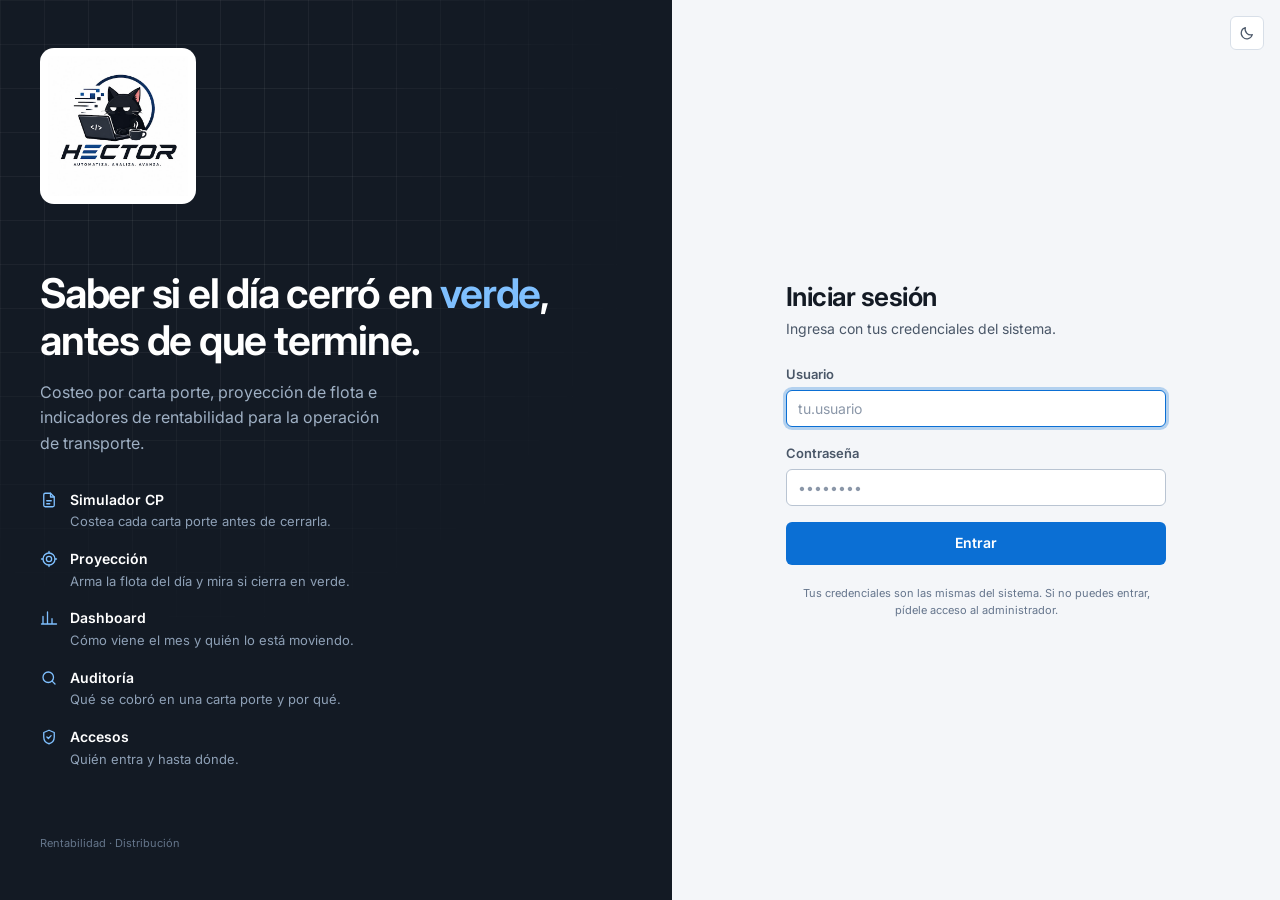
<file: index.html>
<!DOCTYPE html>
<!-- Sistema de Rentabilidad · Distribución
     © 2026 Héctor Torres. Todos los derechos reservados. -->
<html lang="es">
<head>
<meta charset="UTF-8">
<meta name="viewport" content="width=device-width, initial-scale=1">
<meta name="author" content="Héctor Torres">
<meta name="copyright" content="© 2026 Héctor Torres. Todos los derechos reservados.">
<title>Acceso · Rentabilidad</title>
<link rel="preconnect" href="https://fonts.googleapis.com">
<link rel="preconnect" href="https://fonts.gstatic.com" crossorigin>
<link href="https://fonts.googleapis.com/css2?family=Inter:wght@400;500;600;700;800&display=swap" rel="stylesheet">
<link rel="stylesheet" href="assets/app.css">
<style>
  /* Estilos propios de esta pantalla */
  .acceso { min-height: 100vh; display: grid; grid-template-columns: 1.05fr .95fr; }
  @media (max-width: 900px) { .acceso { grid-template-columns: 1fr; } .acceso .lado { display: none; } }

  /* Lado izquierdo: identidad */
  .lado {
    position: relative; overflow: hidden;
    background: var(--n-900); color: #fff;
    padding: var(--s-12) var(--s-10);
    display: flex; flex-direction: column; justify-content: space-between;
  }
  .lado::after {
    content: ''; position: absolute; inset: 0; pointer-events: none;
    background-image:
      linear-gradient(color-mix(in srgb, #fff 6%, transparent) 1px, transparent 1px),
      linear-gradient(90deg, color-mix(in srgb, #fff 6%, transparent) 1px, transparent 1px);
    background-size: 44px 44px;
    mask-image: radial-gradient(ellipse 90% 70% at 30% 20%, #000 20%, transparent 75%);
  }
  .lado > * { position: relative; z-index: 1; }
  .lado .marca { display: flex; align-items: center; gap: 10px; font-weight: 700; font-size: 15px; }
  .lado .marca .brand-mark { width: 30px; height: 30px; }
  .lado h1 { font-size: clamp(1.9rem, 3.2vw, 2.6rem); line-height: 1.15; letter-spacing: -.03em; margin-bottom: var(--s-4); }
  .lado h1 em { font-style: normal; color: #7fc0ff; }
  .lado .bajada { color: #9fb0c4; font-size: var(--t-lg); max-width: 34ch; line-height: 1.6; }

  .puntos { list-style: none; margin: var(--s-8) 0 0; padding: 0; display: grid; gap: var(--s-4); max-width: 40ch; }
  .puntos li { display: flex; gap: var(--s-3); align-items: flex-start; }
  .puntos svg { width: 18px; height: 18px; color: #7fc0ff; flex-shrink: 0; margin-top: 2px; }
  .puntos b { display: block; font-size: var(--t-md); font-weight: 600; }
  .puntos span { font-size: var(--t-sm); color: #8ea0b6; line-height: 1.5; }

  .pie-lado { font-size: var(--t-xs); color: #64758a; }

  /* Lado derecho: formulario */
  .lado-form { display: grid; place-items: center; padding: var(--s-6); background: var(--surface); }
  .caja { width: min(380px, 100%); }
  .caja > header { margin-bottom: var(--s-6); }
  .caja h2 { font-size: var(--t-2xl); letter-spacing: -.02em; }
  .caja header p { color: var(--ink-soft); margin-top: var(--s-1); }

  .marca-movil { display: none; align-items: center; gap: 10px; margin-bottom: var(--s-6); font-weight: 700; }
  @media (max-width: 900px) { .marca-movil { display: flex; } }

  #error[hidden] { display: none; }


  .tema-flotante { position: fixed; top: var(--s-4); right: var(--s-4); z-index: 10; }
</style>
</head>
<body>

<button class="theme-toggle tema-flotante" type="button" id="btnTema" aria-label="Cambiar tema"></button>

<div class="acceso">

  <!-- Identidad -->
  <aside class="lado">
    <div class="logo-placa" style="width:156px;padding:var(--s-2)">
      <img src="assets/logo.png" alt="Hector · Automatiza. Analiza. Avanza.">
    </div>

    <div>
      <h1>Saber si el día cerró en <em>verde</em>, antes de que termine.</h1>
      <p class="bajada">Costeo por carta porte, proyección de flota e indicadores de rentabilidad para la operación de transporte.</p>

      <ul class="puntos" id="puntos"></ul>
    </div>

    <p class="pie-lado" id="pieLado"></p>
  </aside>

  <!-- Formulario -->
  <main class="lado-form">
    <div class="caja">
      <div class="marca-movil">
        <div class="logo-placa" style="width:46px;padding:4px"><img src="assets/logo.png" alt=""></div>
        <span id="marcaMovilTexto"></span>
      </div>

      <header>
        <h2>Iniciar sesión</h2>
        <p>Ingresa con tus credenciales del sistema.</p>
      </header>

      <div class="note danger mb-4" id="error" hidden role="alert"></div>

      <form id="formulario" novalidate>
        <div class="field">
          <label for="usuario">Usuario</label>
          <input type="text" id="usuario" name="usuario" autocomplete="username"
                 autocapitalize="none" spellcheck="false" required placeholder="tu.usuario">
        </div>

        <div class="field">
          <label for="clave">Contraseña</label>
          <input type="password" id="clave" name="clave" autocomplete="current-password" required placeholder="••••••••">
        </div>

        <button type="submit" class="btn btn-primary btn-lg btn-block" id="btnEntrar">Entrar</button>
      </form>

      <p class="fs-xs muted mt-5" style="text-align:center">
        Tus credenciales son las mismas del sistema. Si no puedes entrar, pídele
        acceso al administrador.
      </p>
    </div>
  </main>

</div>

<script src="config.js"></script>
<script src="assets/app.js"></script>
<script src="assets/tarifas.js"></script>
<script src="assets/api.js"></script>
<script>
(function () {
  'use strict';

  // Si ya hay sesión abierta, no tiene sentido pedirla otra vez
  if (FX.leerSesion()) { location.replace('Inicio.html'); return; }

  // --- Tema ---
  const btnTema = document.getElementById('btnTema');
  btnTema.innerHTML = FX.icono('sun', 'icon-sun') + FX.icono('moon', 'icon-moon');
  btnTema.onclick = FX.alternarTema;

  // --- Textos de marca desde config.js, no escritos a mano ---
  const NOMBRE = (window.CONFIG && CONFIG.APP_NOMBRE) || 'Rentabilidad';
  const AREA   = (window.CONFIG && CONFIG.APP_AREA) || '';
  document.getElementById('marcaMovilTexto').textContent = NOMBRE;
  document.getElementById('pieLado').textContent = AREA ? `${NOMBRE} · ${AREA}` : NOMBRE;

  // --- Sesión expirada por inactividad ---
  if (new URLSearchParams(location.search).get('expirada')) {
    const c = document.getElementById('error');
    c.className = 'note warn mb-4';
    c.innerHTML = FX.icono('info') + '<div>Tu sesión se cerró por inactividad. Vuelve a entrar.</div>';
    c.hidden = false;
  }

  // --- Puntos de valor (se arman desde el catálogo de módulos: una sola fuente) ---
  // Sin página es un permiso, no una pantalla: no es un punto de valor para mostrar aquí.
  document.getElementById('puntos').innerHTML = FX.MODULOS
    .filter(m => !m.fijo && m.pagina)
    .map(m => `<li>${FX.icono(m.icono)}<div><b>${m.nombre}</b><span>${m.resumen}</span></div></li>`)
    .join('');

  // --- Envío ---
  const form   = document.getElementById('formulario');
  const cajaError = document.getElementById('error');
  const btn    = document.getElementById('btnEntrar');
  const campoUsuario = document.getElementById('usuario');
  const campoClave   = document.getElementById('clave');

  function mostrarError(msg) {
    cajaError.innerHTML = FX.icono('alert') + `<div>${msg}</div>`;
    cajaError.hidden = false;
    [campoUsuario, campoClave].forEach(c => c.setAttribute('aria-invalid', 'true'));
  }
  function limpiarError() {
    cajaError.hidden = true;
    [campoUsuario, campoClave].forEach(c => c.removeAttribute('aria-invalid'));
  }

  [campoUsuario, campoClave].forEach(c => c.addEventListener('input', limpiarError));

  async function entrar(usuario, clave) {
    limpiarError();
    if (!usuario || !clave) return mostrarError('Escribe tu usuario y tu contraseña.');

    const liberar = FX.ocupar(btn, 'Verificando…');
    try {
      const sesion = await API.login(usuario, clave);
      FX.guardarSesion(sesion);
      btn.innerHTML = FX.icono('check') + ' Listo';
      // Se ve el «Listo» un instante y la pantalla se va con la misma
      // animación que usa el resto del sistema.
      setTimeout(() => FX.ir('Inicio.html'), 220);
    } catch (err) {
      liberar();
      mostrarError(err.message || 'No se pudo iniciar sesión.');
      campoClave.value = '';
      campoClave.focus();
    }
  }

  form.addEventListener('submit', e => {
    e.preventDefault();
    entrar(campoUsuario.value.trim(), campoClave.value);
  });

  campoUsuario.focus();
})();
</script>
</body>
</html>
</file>
<file: assets/app.css>
/* ==========================================================================
   Sistema de diseño
   --------------------------------------------------------------------------
   Un solo archivo de estilos para todo el sistema. Las páginas no llevan CSS
   propio salvo lo estrictamente suyo.

   Índice
     1. Tokens (color, tipografía, espacio, radios, sombras)
     2. Base y tipografía
     3. Layout (shell, grid, secciones)
     4. Navegación
     5. Superficies: card, panel, stat
     6. Formularios
     7. Botones
     8. Tablas
     9. Badges, chips y estados
    10. Modales, toasts y overlays
    11. Utilidades
   ========================================================================== */

/* ============================ 1. TOKENS ================================== */
:root {
  color-scheme: light;

  /* — Neutros: una sola escala, del papel a la tinta — */
  --n-0:  #ffffff;
  --n-25: #fbfcfd;
  --n-50: #f4f6f9;
  --n-100:#e9edf3;
  --n-200:#d8dfe8;
  --n-300:#b9c4d2;
  --n-400:#8d9cb0;
  --n-500:#65758c;
  --n-600:#4a5768;
  --n-700:#343e4c;
  --n-800:#1f2733;
  --n-900:#131a24;
  --n-950:#0b1017;

  /* — Superficies — */
  --surface:        var(--n-50);
  --surface-raised: var(--n-0);
  --surface-sunken: var(--n-100);
  --surface-inset:  var(--n-25);

  /* — Tinta — */
  --ink:        var(--n-900);
  --ink-soft:   var(--n-600);
  --ink-muted:  var(--n-500);
  --ink-invert: var(--n-0);

  /* — Bordes: visibles de verdad — */
  --line:        var(--n-200);
  --line-strong: var(--n-300);

  /* — Acento — */
  --accent:      #0b6fd4;
  --accent-hover:#0959ab;
  --accent-soft: #e7f1fd;
  --accent-line: #a9cdf5;
  --accent-ink:  #08498c;

  /* — Semánticos del dinero — */
  --ingreso:      #2a78d6;   /* entra */
  --ingreso-soft: #e8f1fc;
  --costo:        #c2410c;   /* sale */
  --costo-soft:   #fdefe7;
  --utilidad:     #0f7a52;   /* queda */
  --utilidad-soft:#e6f5ef;

  /* — Estado — */
  --ok:      #0f7a52;  --ok-soft:      #e6f5ef;  --ok-line:      #9dd5bd;
  --warn:    #a86000;  --warn-soft:    #fdf3e3;  --warn-line:    #ecc98d;
  --danger:  #c02626;  --danger-soft:  #fdecec;  --danger-line:  #f0b4b4;
  --info:    #0b6fd4;  --info-soft:    #e7f1fd;  --info-line:    #a9cdf5;

  /* — Series de gráficos (paleta validada para CVD) — */
  --serie-1: #2a78d6;
  --serie-2: #eb6834;
  --serie-3: #1baf7a;
  --serie-4: #eda100;
  --grid-line: var(--n-200);

  /* — Tipografía — */
  --font: 'Inter', -apple-system, BlinkMacSystemFont, 'Segoe UI', Roboto, sans-serif;
  --mono: 'JetBrains Mono', ui-monospace, 'SF Mono', 'Cascadia Code', Consolas, monospace;

  --t-xs:  0.6875rem;  /* 11 */
  --t-sm:  0.8125rem;  /* 13 */
  --t-md:  0.875rem;   /* 14 */
  --t-lg:  1rem;       /* 16 */
  --t-xl:  1.25rem;    /* 20 */
  --t-2xl: 1.625rem;   /* 26 */
  --t-3xl: 2.25rem;    /* 36 */

  /* — Espacio (escala de 4) — */
  --s-1: 4px;   --s-2: 8px;   --s-3: 12px;  --s-4: 16px;
  --s-5: 20px;  --s-6: 24px;  --s-8: 32px;  --s-10: 40px; --s-12: 48px;

  /* — Radios — */
  --r-sm: 6px; --r-md: 10px; --r-lg: 14px; --r-xl: 18px; --r-full: 999px;

  /* — Sombras — */
  --shadow-sm: 0 1px 2px rgba(16, 24, 40, .05);
  --shadow-md: 0 4px 12px rgba(16, 24, 40, .07), 0 1px 3px rgba(16, 24, 40, .05);
  --shadow-lg: 0 16px 40px rgba(16, 24, 40, .13), 0 2px 8px rgba(16, 24, 40, .07);

  --ring: 0 0 0 3px color-mix(in srgb, var(--accent) 28%, transparent);
  --header-h: 60px;
}

/* — Tema oscuro: escogido, no invertido — */
:root[data-theme="dark"] {
  color-scheme: dark;

  --surface:        #0c1219;
  --surface-raised: #141c26;
  --surface-sunken: #090e14;
  --surface-inset:  #10171f;

  --ink:        #eef2f7;
  --ink-soft:   #a3b1c2;
  --ink-muted:  #74839a;
  --ink-invert: #0b1017;

  --line:        #222e3d;
  --line-strong: #33445a;

  --accent:      #4da3ff;
  --accent-hover:#75b8ff;
  --accent-soft: #12243a;
  --accent-line: #2b5583;
  --accent-ink:  #a8d1ff;

  --ingreso:      #58a6f0;  --ingreso-soft: #11253c;
  --costo:        #f08a5d;  --costo-soft:   #351f14;
  --utilidad:     #45c99a;  --utilidad-soft:#0e2b22;

  --ok:     #45c99a;  --ok-soft:     #0e2b22;  --ok-line:     #1e5a45;
  --warn:   #e0a94a;  --warn-soft:   #2e2413;  --warn-line:   #5e4a1e;
  --danger: #f2726f;  --danger-soft: #331718;  --danger-line: #6b2b2c;
  --info:   #4da3ff;  --info-soft:   #12243a;  --info-line:   #2b5583;

  --serie-1: #3987e5;
  --serie-2: #d95926;
  --serie-3: #199e70;
  --serie-4: #c98500;
  --grid-line: #222e3d;

  --shadow-sm: 0 1px 2px rgba(0,0,0,.4);
  --shadow-md: 0 4px 14px rgba(0,0,0,.45);
  --shadow-lg: 0 18px 44px rgba(0,0,0,.6);
}

/* ========================= 2. BASE Y TIPOGRAFÍA ========================== */
*, *::before, *::after { box-sizing: border-box; }

html { -webkit-text-size-adjust: 100%; }

body {
  margin: 0;
  font-family: var(--font);
  font-size: var(--t-md);
  line-height: 1.55;
  color: var(--ink);
  background: var(--surface);
  -webkit-font-smoothing: antialiased;
  transition: background-color .25s ease, color .25s ease;
}

h1, h2, h3, h4 { margin: 0; font-weight: 650; line-height: 1.25; letter-spacing: -.011em; }
h1 { font-size: var(--t-2xl); }
h2 { font-size: var(--t-xl); }
h3 { font-size: var(--t-lg); }
h4 { font-size: var(--t-md); }
p  { margin: 0; }

a { color: var(--accent); text-decoration: none; }
a:hover { text-decoration: underline; }

/* Tamaño base de todo icono en línea. Sin esto un <svg> sin width/height
   se estira hasta llenar su contenedor. Los lienzos de gráficos lo
   sobrescriben con `.viz svg`, que tiene mayor especificidad. */
svg { width: 16px; height: 16px; flex-shrink: 0; }

:focus-visible { outline: 2px solid var(--accent); outline-offset: 2px; border-radius: var(--r-sm); }

::selection { background: color-mix(in srgb, var(--accent) 25%, transparent); }

/* Números tabulares en todo lo que sea dinero o conteo */
.num, td.num, th.num, .money { font-variant-numeric: tabular-nums; text-align: right; }
.mono { font-family: var(--mono); font-size: .95em; letter-spacing: -.02em; }

/* Scrollbars discretas */
* { scrollbar-width: thin; scrollbar-color: var(--line-strong) transparent; }
*::-webkit-scrollbar { width: 10px; height: 10px; }
*::-webkit-scrollbar-track { background: transparent; }
*::-webkit-scrollbar-thumb { background: var(--line-strong); border-radius: var(--r-full); border: 3px solid transparent; background-clip: content-box; }

/* ============================== 3. LAYOUT =============================== */
.shell { min-height: 100vh; display: flex; flex-direction: column; }

.page {
  width: 100%;
  max-width: 1440px;
  margin: 0 auto;
  padding: var(--s-6) var(--s-5) var(--s-12);
  flex: 1;
}
@media (max-width: 700px) { .page { padding: var(--s-4) var(--s-4) var(--s-10); } }

.page-head {
  display: flex; align-items: flex-end; justify-content: space-between;
  gap: var(--s-4); flex-wrap: wrap; margin-bottom: var(--s-6);
}
.page-head .eyebrow {
  font-size: var(--t-xs); font-weight: 700; letter-spacing: .08em;
  text-transform: uppercase; color: var(--ink-muted); margin-bottom: var(--s-1);
}
.page-head .sub { color: var(--ink-soft); font-size: var(--t-md); margin-top: var(--s-1); }

/* Columnas */
.split { display: grid; grid-template-columns: minmax(0, 340px) minmax(0, 1fr); gap: var(--s-5); align-items: start; }
.split-wide { display: grid; grid-template-columns: minmax(0, 380px) minmax(0, 1fr); gap: var(--s-5); align-items: start; }
@media (max-width: 1000px) { .split, .split-wide { grid-template-columns: minmax(0, 1fr); } }

.grid { display: grid; gap: var(--s-4); }
.grid-2 { grid-template-columns: repeat(auto-fit, minmax(260px, 1fr)); }
.grid-3 { grid-template-columns: repeat(auto-fit, minmax(220px, 1fr)); }
.grid-4 { grid-template-columns: repeat(auto-fit, minmax(180px, 1fr)); }

.row { display: flex; gap: var(--s-3); flex-wrap: wrap; align-items: center; }
.row-end { justify-content: flex-end; }
.row-between { justify-content: space-between; }
.stack { display: flex; flex-direction: column; gap: var(--s-4); }
.stack-sm { display: flex; flex-direction: column; gap: var(--s-2); }
.spacer { flex: 1; }

/* Franja pegajosa: la barra de acciones que sigue al usuario */
.sticky-bar {
  position: sticky; bottom: var(--s-4); z-index: 20;
  background: var(--surface-raised); border: 1px solid var(--line);
  border-radius: var(--r-lg); box-shadow: var(--shadow-lg);
  padding: var(--s-3) var(--s-4);
  display: flex; align-items: center; gap: var(--s-4); flex-wrap: wrap;
}

/* ==================== 3.b TRANSICIÓN ENTRE PANTALLAS ====================
   La barra superior se queda quieta y solo se mueve el contenido: da la
   sensación de que la aplicación es una sola pantalla que cambia de
   contenido, en vez de cinco páginas sueltas que se recargan.
   Entrar dura más que salir a propósito — salir tiene que sentirse
   inmediato, porque la persona ya decidió irse. */
@keyframes pagEntra    { from { opacity: 0; transform: translateY(10px); } }
@keyframes pagSale     { to   { opacity: 0; transform: translateY(-8px); } }
/* Al avanzar en el menú el contenido se va por la izquierda, y al retroceder
   por la derecha: el movimiento coincide con la dirección del recorrido. */
@keyframes pagSaleIzq  { to   { opacity: 0; transform: translateX(-26px); } }
@keyframes pagSaleDer  { to   { opacity: 0; transform: translateX(26px); } }

main { animation: pagEntra .28s cubic-bezier(.22,.68,.32,1) both; }
body.saliendo main                  { animation: pagSale    .16s ease-in both; }
body.saliendo[data-dir="der"] main  { animation: pagSaleIzq .16s ease-in both; }
body.saliendo[data-dir="izq"] main  { animation: pagSaleDer .16s ease-in both; }

/* Mientras se va, nada responde al puntero: evita el doble clic que
   dispararía dos navegaciones. */
body.saliendo { pointer-events: none; }

/* El enlace del módulo al que vamos se marca antes de que cargue, para que
   la barra no parezca congelada durante la espera. */
.nav a.yendo { color: var(--ink); background: var(--surface-inset); }

/* Barra de carga. La página siguiente tarda lo que tarde el navegador, y
   sin nada que lo indique ese medio segundo parece que el clic no funcionó.
   Avanza rápido hasta el 70 % y ahí espera: no finge saber cuánto falta. */
.barra-carga {
  position: fixed; inset: 0 auto auto 0; z-index: 9999;
  height: 2px; width: 0;
  background: var(--accent);
  box-shadow: 0 0 8px var(--accent);
  transition: width .5s cubic-bezier(.15,.85,.3,1), opacity .2s;
}
.barra-carga.va { width: 70%; }

/* Aparición de bloques dentro de una misma pantalla (resultados, tablas). */
@keyframes bloqueEntra { from { opacity: 0; transform: translateY(6px); } }
.aparece { animation: bloqueEntra .24s cubic-bezier(.22,.68,.32,1) both; }

/* =========================== 4. NAVEGACIÓN ============================== */
.topbar {
  position: sticky; top: 0; z-index: 100;
  height: var(--header-h);
  background: color-mix(in srgb, var(--surface-raised) 88%, transparent);
  backdrop-filter: blur(12px);
  border-bottom: 1px solid var(--line);
  display: flex; align-items: center; gap: var(--s-4);
  padding: 0 var(--s-5);
}

.brand { display: flex; align-items: center; gap: var(--s-2); font-weight: 700; font-size: var(--t-md); color: var(--ink); white-space: nowrap; letter-spacing: -.02em; }
.brand-logo {
  width: 32px; height: 32px; border-radius: 9px; flex-shrink: 0;
  object-fit: cover; background: #fff; padding: 1px;
  box-shadow: inset 0 0 0 1px var(--line);
}
/* Placa clara para el logo sobre superficies oscuras: el archivo trae fondo
   blanco propio y sin la placa se recortaría como un cuadro suelto. */
.logo-placa {
  display: grid; place-items: center; background: #fff;
  border-radius: var(--r-lg); padding: var(--s-3); flex-shrink: 0;
}
.logo-placa img { display: block; width: 100%; height: auto; }
.brand small { display: block; font-size: var(--t-xs); font-weight: 500; color: var(--ink-muted); letter-spacing: 0; }

.nav { display: flex; align-items: center; gap: 2px; overflow-x: auto; flex: 1; scrollbar-width: none; }
.nav::-webkit-scrollbar { display: none; }
.nav a {
  display: flex; align-items: center; gap: 7px; white-space: nowrap;
  padding: 7px 11px; border-radius: var(--r-sm);
  font-size: var(--t-sm); font-weight: 550; color: var(--ink-soft); text-decoration: none;
  transition: background .15s, color .15s;
}
.nav a:hover { background: var(--surface-sunken); color: var(--ink); text-decoration: none; }
.nav a[aria-current="page"] { background: var(--accent-soft); color: var(--accent-ink); font-weight: 650; }
.nav a svg { width: 15px; height: 15px; flex-shrink: 0; }

.topbar-end { display: flex; align-items: center; gap: var(--s-2); margin-left: auto; }

.who { display: flex; align-items: center; gap: var(--s-2); padding-right: var(--s-1); }
.who-avatar {
  width: 30px; height: 30px; border-radius: var(--r-full); display: grid; place-items: center;
  background: var(--accent-soft); color: var(--accent-ink); font-weight: 700; font-size: var(--t-sm);
  border: 1px solid var(--accent-line); flex-shrink: 0;
}
.who-text { line-height: 1.2; }
.who-text b { display: block; font-size: var(--t-sm); font-weight: 650; }
.who-text span { font-size: var(--t-xs); color: var(--ink-muted); }
@media (max-width: 900px) { .who-text { display: none; } }

/* Interruptor de tema */
.theme-toggle {
  width: 34px; height: 34px; border-radius: var(--r-sm);
  border: 1px solid var(--line); background: var(--surface-raised); color: var(--ink-soft);
  display: grid; place-items: center; cursor: pointer; transition: all .15s; flex-shrink: 0;
}
.theme-toggle:hover { color: var(--ink); border-color: var(--line-strong); }
.theme-toggle svg { width: 16px; height: 16px; }
:root[data-theme="dark"] .icon-sun { display: block; }
:root[data-theme="dark"] .icon-moon { display: none; }
.icon-sun { display: none; }
.icon-moon { display: block; }

/* Menú móvil */
.nav-toggle { display: none; }
@media (max-width: 860px) {
  .nav-toggle { display: grid; }
  .nav {
    position: fixed; top: var(--header-h); left: 0; right: 0;
    flex-direction: column; align-items: stretch; gap: 2px;
    background: var(--surface-raised); border-bottom: 1px solid var(--line);
    padding: var(--s-3); box-shadow: var(--shadow-lg); max-height: 70vh; overflow-y: auto;
  }
  .nav[hidden] { display: none; }
  .nav a { padding: 11px 12px; font-size: var(--t-md); }
}

/* ======================= 5. CARD / PANEL / STAT ========================= */
.card {
  background: var(--surface-raised);
  border: 1px solid var(--line);
  border-radius: var(--r-lg);
  box-shadow: var(--shadow-sm);
}
.card-head {
  display: flex; align-items: center; justify-content: space-between; gap: var(--s-3);
  padding: var(--s-4) var(--s-5); border-bottom: 1px solid var(--line); flex-wrap: wrap;
}
.card-head h3 { display: flex; align-items: center; gap: var(--s-2); font-size: var(--t-md); font-weight: 650; }
.card-head .hint { font-size: var(--t-sm); color: var(--ink-muted); width: 100%; margin-top: -2px; }
.card-body { padding: var(--s-5); }
.card-body.tight { padding: var(--s-4); }
.card-body.flush { padding: 0; }
.card-foot { padding: var(--s-3) var(--s-5); border-top: 1px solid var(--line); background: var(--surface-inset); border-radius: 0 0 var(--r-lg) var(--r-lg); }

/* Acento lateral por intención */
.card.accent-warn   { border-left: 3px solid var(--warn); }
.card.accent-info   { border-left: 3px solid var(--info); }
.card.accent-danger { border-left: 3px solid var(--danger); }

/* Tarjeta de indicador */
.stat {
  background: var(--surface-raised); border: 1px solid var(--line);
  border-radius: var(--r-lg); padding: var(--s-4) var(--s-5); position: relative; overflow: hidden;
}
.stat .label {
  font-size: var(--t-xs); font-weight: 650; letter-spacing: .06em; text-transform: uppercase;
  color: var(--ink-muted); display: flex; align-items: center; gap: 6px;
}
.stat .label svg { width: 13px; height: 13px; }
.stat .value { font-size: var(--t-2xl); font-weight: 700; letter-spacing: -.025em; margin-top: var(--s-2); font-variant-numeric: tabular-nums; line-height: 1.1; }
.stat .foot { font-size: var(--t-sm); color: var(--ink-muted); margin-top: var(--s-1); display: flex; align-items: center; gap: 5px; }
.stat.is-ingreso  .value { color: var(--ingreso); }
.stat.is-costo    .value { color: var(--costo); }
.stat.is-utilidad .value { color: var(--utilidad); }
.stat.is-neg      .value { color: var(--danger); }

/* Barra fina de progreso / margen */
.meter { height: 4px; border-radius: var(--r-full); background: var(--surface-sunken); overflow: hidden; margin-top: var(--s-2); }
.meter > span { display: block; height: 100%; border-radius: var(--r-full); background: var(--accent); transition: width .4s ease; }
.meter.ok > span { background: var(--ok); }
.meter.warn > span { background: var(--warn); }
.meter.danger > span { background: var(--danger); }

/* Vacío */
.empty { text-align: center; padding: var(--s-12) var(--s-5); color: var(--ink-muted); }
.empty svg { width: 40px; height: 40px; opacity: .4; margin-bottom: var(--s-3); }
.empty h4 { color: var(--ink-soft); margin-bottom: var(--s-1); }
.empty p { font-size: var(--t-sm); max-width: 40ch; margin: 0 auto; }

/* ========================== 6. FORMULARIOS ============================== */
.field { display: block; margin-bottom: var(--s-4); }
.field:last-child { margin-bottom: 0; }
.field > label, .label {
  display: block; font-size: var(--t-sm); font-weight: 600; color: var(--ink-soft); margin-bottom: 6px;
}
.field .help { font-size: var(--t-xs); color: var(--ink-muted); margin-top: 5px; }
.field .help.error { color: var(--danger); font-weight: 600; }

input[type="text"], input[type="password"], input[type="number"], input[type="date"],
input[type="search"], select, textarea {
  width: 100%; padding: 9px 11px;
  font-family: inherit; font-size: var(--t-md); color: var(--ink);
  background: var(--surface-raised);
  border: 1px solid var(--line-strong); border-radius: var(--r-sm);
  transition: border-color .15s, box-shadow .15s;
}
textarea { resize: vertical; min-height: 84px; line-height: 1.5; }
input:hover:not(:disabled), select:hover:not(:disabled), textarea:hover:not(:disabled) { border-color: var(--ink-muted); }
input:focus, select:focus, textarea:focus { outline: none; border-color: var(--accent); box-shadow: var(--ring); }
input:disabled, select:disabled, textarea:disabled { background: var(--surface-sunken); color: var(--ink-muted); cursor: not-allowed; }
input::placeholder, textarea::placeholder { color: var(--ink-muted); opacity: .75; }
input[aria-invalid="true"] { border-color: var(--danger); }

/* Campo para pegar códigos en columna desde Excel. Tipografía tabular para
   que las cifras queden alineadas y se detecte a simple vista un número
   con un dígito de más. */
textarea.codigos {
  min-height: 76px; max-height: 260px;
  font-variant-numeric: tabular-nums; letter-spacing: .01em;
}

/* Contador de códigos detectados, debajo del campo. */
.conteo { display: flex; align-items: center; gap: 6px; font-size: var(--t-xs); margin-top: 5px; color: var(--ink-muted); }
.conteo b { color: var(--accent); font-weight: 700; font-variant-numeric: tabular-nums; }
.conteo .corregidos { color: var(--warn); }

select {
  appearance: none; padding-right: 30px; cursor: pointer;
  background-image: url("data:image/svg+xml,%3Csvg xmlns='http://www.w3.org/2000/svg' viewBox='0 0 24 24' fill='none' stroke='%2365758c' stroke-width='2.5' stroke-linecap='round'%3E%3Cpath d='M6 9l6 6 6-6'/%3E%3C/svg%3E");
  background-repeat: no-repeat; background-position: right 9px center; background-size: 15px;
}

.field-row { display: flex; gap: var(--s-3); }
.field-row > * { flex: 1; min-width: 0; }
@media (max-width: 520px) { .field-row { flex-direction: column; gap: var(--s-4); } }

/* Grupo con prefijo de moneda */
.input-money { position: relative; }
.input-money::before {
  content: '$'; position: absolute; left: 11px; top: 50%; transform: translateY(-50%);
  color: var(--ink-muted); font-size: var(--t-md); pointer-events: none; font-weight: 600;
}
.input-money input { padding-left: 24px; text-align: right; font-variant-numeric: tabular-nums; }

/* Segmentado (reemplaza radios sueltos) */
.segmented { display: inline-flex; background: var(--surface-sunken); border: 1px solid var(--line); border-radius: var(--r-md); padding: 3px; gap: 3px; }
.segmented input { position: absolute; opacity: 0; pointer-events: none; }
.segmented label {
  padding: 6px 14px; border-radius: var(--r-sm); font-size: var(--t-sm); font-weight: 600;
  color: var(--ink-soft); cursor: pointer; transition: all .15s; user-select: none; margin: 0;
}
.segmented input:checked + label { background: var(--surface-raised); color: var(--ink); box-shadow: var(--shadow-sm); }
.segmented input:focus-visible + label { outline: 2px solid var(--accent); outline-offset: 1px; }

/* Casilla en tarjeta (para permisos y listas seleccionables) */
.check-card {
  display: flex; align-items: flex-start; gap: var(--s-3);
  padding: 10px 12px; border: 1px solid var(--line); border-radius: var(--r-md);
  background: var(--surface-raised); cursor: pointer; transition: all .15s; margin: 0;
}
.check-card:hover { border-color: var(--line-strong); }
.check-card input { width: 16px; height: 16px; margin: 2px 0 0; accent-color: var(--accent); cursor: pointer; flex-shrink: 0; }
.check-card .cc-title { font-size: var(--t-sm); font-weight: 600; color: var(--ink); display: flex; align-items: center; gap: 6px; }
.check-card .cc-title svg { width: 14px; height: 14px; }
.check-card .cc-desc { font-size: var(--t-xs); color: var(--ink-muted); margin-top: 1px; line-height: 1.45; }
.check-card:has(input:checked) { border-color: var(--accent-line); background: var(--accent-soft); }
.check-card:has(input:checked) .cc-title { color: var(--accent-ink); }
.check-card:has(input:disabled) { opacity: .6; cursor: not-allowed; }
.check-card.is-sensitive:has(input:checked) { border-color: var(--warn-line); background: var(--warn-soft); }
.check-card.is-sensitive:has(input:checked) .cc-title { color: var(--warn); }

/* ============================ 7. BOTONES ================================ */
.btn {
  display: inline-flex; align-items: center; justify-content: center; gap: 7px;
  padding: 9px 15px; border-radius: var(--r-sm);
  font-family: inherit; font-size: var(--t-sm); font-weight: 620; line-height: 1.2;
  border: 1px solid transparent; cursor: pointer; white-space: nowrap;
  transition: background .15s, border-color .15s, color .15s, transform .06s;
  text-decoration: none;
}
.btn:active:not(:disabled) { transform: translateY(1px); }
.btn:disabled { opacity: .5; cursor: not-allowed; }
.btn svg { width: 15px; height: 15px; flex-shrink: 0; }

.btn-primary { background: var(--accent); color: #fff; }
.btn-primary:hover:not(:disabled) { background: var(--accent-hover); text-decoration: none; }
:root[data-theme="dark"] .btn-primary { color: #04121f; }

.btn-default { background: var(--surface-raised); color: var(--ink); border-color: var(--line-strong); }
.btn-default:hover:not(:disabled) { background: var(--surface-sunken); border-color: var(--ink-muted); text-decoration: none; }

.btn-ghost { background: transparent; color: var(--ink-soft); }
.btn-ghost:hover:not(:disabled) { background: var(--surface-sunken); color: var(--ink); text-decoration: none; }

.btn-danger { background: var(--danger); color: #fff; }
.btn-danger:hover:not(:disabled) { background: color-mix(in srgb, var(--danger) 85%, #000); }

.btn-success { background: var(--ok); color: #fff; }
.btn-success:hover:not(:disabled) { background: color-mix(in srgb, var(--ok) 85%, #000); }

.btn-sm { padding: 5px 10px; font-size: var(--t-xs); gap: 5px; }
.btn-sm svg { width: 13px; height: 13px; }
.btn-lg { padding: 12px 20px; font-size: var(--t-md); }
.btn-block { width: 100%; }

.btn-icon { padding: 0; width: 30px; height: 30px; flex-shrink: 0; }
.btn-icon.btn-sm { width: 26px; height: 26px; }

/* Botón cargando */
.btn[data-loading="true"] { pointer-events: none; opacity: .75; }
.spin { width: 14px; height: 14px; border: 2px solid currentColor; border-top-color: transparent; border-radius: 50%; animation: spin .7s linear infinite; flex-shrink: 0; }
@keyframes spin { to { transform: rotate(360deg); } }

/* Botón de actualizar datos: gira mientras se recarga. */
.theme-toggle.girando svg { animation: spin .8s linear infinite; }
.theme-toggle:disabled { opacity: .6; cursor: default; }

/* ============================= 8. TABLAS ================================ */
.table-wrap { width: 100%; overflow-x: auto; overscroll-behavior-x: contain; }
.table-wrap.scroll-y { max-height: 420px; overflow-y: auto; }

table.data { width: 100%; border-collapse: separate; border-spacing: 0; font-size: var(--t-sm); }
table.data th {
  position: sticky; top: 0; z-index: 2;
  background: var(--surface-inset); color: var(--ink-soft);
  font-size: var(--t-xs); font-weight: 700; letter-spacing: .05em; text-transform: uppercase;
  text-align: left; padding: 10px var(--s-3); white-space: nowrap;
  border-bottom: 1px solid var(--line);
}
table.data td { padding: 9px var(--s-3); border-bottom: 1px solid var(--line); color: var(--ink-soft); vertical-align: middle; }
table.data tbody tr:last-child td { border-bottom: none; }
table.data tbody tr:hover td { background: var(--surface-inset); }
table.data td.strong, table.data td b { color: var(--ink); font-weight: 620; }
table.data tfoot td {
  position: sticky; bottom: 0; z-index: 2;
  background: var(--surface-inset); color: var(--ink); font-weight: 700;
  border-top: 2px solid var(--line); border-bottom: none; padding: 11px var(--s-3);
}
table.data .row-danger { box-shadow: inset 3px 0 0 var(--danger); }
table.data .row-ok { box-shadow: inset 3px 0 0 var(--ok); }
table.data .clickable { cursor: pointer; }

/* ======================= 9. BADGES / CHIPS / PILLS ====================== */
.badge {
  display: inline-flex; align-items: center; gap: 4px;
  padding: 2px 8px; border-radius: var(--r-full);
  font-size: var(--t-xs); font-weight: 650; line-height: 1.5; white-space: nowrap;
  background: var(--surface-sunken); color: var(--ink-soft); border: 1px solid var(--line);
}
.badge.ok      { background: var(--ok-soft);     color: var(--ok);     border-color: var(--ok-line); }
.badge.warn    { background: var(--warn-soft);   color: var(--warn);   border-color: var(--warn-line); }
.badge.danger  { background: var(--danger-soft); color: var(--danger); border-color: var(--danger-line); }
.badge.info    { background: var(--info-soft);   color: var(--info);   border-color: var(--info-line); }
.badge.accent  { background: var(--accent-soft); color: var(--accent-ink); border-color: var(--accent-line); }
.badge.square  { border-radius: var(--r-sm); }

.tag { display: inline-block; padding: 1px 7px; border-radius: var(--r-sm); font-size: var(--t-xs); font-weight: 600; background: var(--surface-sunken); border: 1px solid var(--line); color: var(--ink-soft); white-space: nowrap; }

.dot { width: 7px; height: 7px; border-radius: 50%; display: inline-block; flex-shrink: 0; background: var(--ink-muted); }
.dot.ok { background: var(--ok); } .dot.warn { background: var(--warn); } .dot.danger { background: var(--danger); }
.dot.live { background: var(--ok); animation: pulse 1.8s ease-in-out infinite; }
@keyframes pulse { 0%,100% { opacity: 1; } 50% { opacity: .35; } }

/* Aviso en línea */
.note {
  display: flex; gap: var(--s-3); padding: 11px var(--s-4);
  border-radius: var(--r-md); font-size: var(--t-sm); line-height: 1.5;
  background: var(--info-soft); border: 1px solid var(--info-line); color: var(--info);
}
.note svg { width: 16px; height: 16px; flex-shrink: 0; margin-top: 1px; }
.note.warn   { background: var(--warn-soft);   border-color: var(--warn-line);   color: var(--warn); }
.note.danger { background: var(--danger-soft); border-color: var(--danger-line); color: var(--danger); }
.note.ok     { background: var(--ok-soft);     border-color: var(--ok-line);     color: var(--ok); }
.note b { font-weight: 700; }

/* ==================== 10. MODALES, TOASTS, OVERLAYS ===================== */
dialog.modal {
  border: 1px solid var(--line); border-radius: var(--r-lg); padding: 0;
  background: var(--surface-raised); color: var(--ink);
  box-shadow: var(--shadow-lg); width: min(560px, calc(100vw - 32px)); max-height: 86vh;
}
dialog.modal.wide { width: min(1100px, calc(100vw - 32px)); }
dialog.modal::backdrop { background: rgba(8, 12, 18, .55); backdrop-filter: blur(3px); }
dialog.modal[open] { animation: modalIn .18s ease-out; }
@keyframes modalIn { from { opacity: 0; transform: translateY(6px) scale(.99); } }
.modal-head { display: flex; align-items: center; justify-content: space-between; gap: var(--s-3); padding: var(--s-4) var(--s-5); border-bottom: 1px solid var(--line); }
.modal-head h3 { font-size: var(--t-lg); }
.modal-body { padding: var(--s-5); overflow-y: auto; max-height: 60vh; }
.modal-foot { display: flex; justify-content: flex-end; gap: var(--s-2); padding: var(--s-4) var(--s-5); border-top: 1px solid var(--line); background: var(--surface-inset); }

.toast-host { position: fixed; bottom: var(--s-5); right: var(--s-5); z-index: 9999; display: flex; flex-direction: column; gap: var(--s-2); pointer-events: none; }
.toast {
  display: flex; align-items: flex-start; gap: var(--s-3);
  background: var(--surface-raised); border: 1px solid var(--line); border-left: 3px solid var(--accent);
  border-radius: var(--r-md); box-shadow: var(--shadow-lg);
  padding: 11px var(--s-4); max-width: 360px; font-size: var(--t-sm); color: var(--ink);
  pointer-events: auto; animation: toastIn .22s cubic-bezier(.2,.8,.3,1);
}
.toast.ok     { border-left-color: var(--ok); }
.toast.warn   { border-left-color: var(--warn); }
.toast.danger { border-left-color: var(--danger); }
.toast svg { width: 16px; height: 16px; flex-shrink: 0; margin-top: 1px; }
.toast.ok svg { color: var(--ok); } .toast.warn svg { color: var(--warn); } .toast.danger svg { color: var(--danger); }
.toast.out { animation: toastOut .2s ease-in forwards; }
@keyframes toastIn  { from { opacity: 0; transform: translateX(24px); } }
@keyframes toastOut { to { opacity: 0; transform: translateX(24px); } }
@media (max-width: 520px) { .toast-host { left: var(--s-4); right: var(--s-4); bottom: var(--s-4); } .toast { max-width: none; } }

/* Pantalla de bloqueo por permisos */
.lockout { position: fixed; inset: 0; z-index: 99999; display: grid; place-items: center; background: var(--surface); padding: var(--s-6); text-align: center; }
.lockout .box { max-width: 380px; }
.lockout .ico svg { width: 24px; height: 24px; }
.lockout .ico { width: 56px; height: 56px; border-radius: var(--r-full); display: grid; place-items: center; margin: 0 auto var(--s-4); background: var(--danger-soft); color: var(--danger); border: 1px solid var(--danger-line); }
.lockout p { color: var(--ink-soft); margin: var(--s-2) 0 var(--s-5); }

/* Esqueleto de carga */
.skel { background: linear-gradient(90deg, var(--surface-sunken) 25%, var(--surface-inset) 50%, var(--surface-sunken) 75%); background-size: 200% 100%; animation: shimmer 1.3s infinite; border-radius: var(--r-sm); }
@keyframes shimmer { to { background-position: -200% 0; } }

/* ============================ 11. UTILIDADES ============================ */
.muted { color: var(--ink-muted); }
.soft  { color: var(--ink-soft); }
.ink   { color: var(--ink); }
.c-ingreso { color: var(--ingreso); } .c-costo { color: var(--costo); }
.c-ok { color: var(--ok); } .c-danger { color: var(--danger); } .c-warn { color: var(--warn); }
.fs-xs { font-size: var(--t-xs); } .fs-sm { font-size: var(--t-sm); } .fs-lg { font-size: var(--t-lg); }
.fw-6 { font-weight: 620; } .fw-7 { font-weight: 700; }
.nowrap { white-space: nowrap; }
.center { text-align: center; } .right { text-align: right; }
.mt-0{margin-top:0}.mt-2{margin-top:var(--s-2)}.mt-3{margin-top:var(--s-3)}.mt-4{margin-top:var(--s-4)}.mt-5{margin-top:var(--s-5)}
.mb-0{margin-bottom:0}.mb-2{margin-bottom:var(--s-2)}.mb-3{margin-bottom:var(--s-3)}.mb-4{margin-bottom:var(--s-4)}.mb-5{margin-bottom:var(--s-5)}
.hidden { display: none !important; }
.sr-only { position: absolute; width: 1px; height: 1px; padding: 0; margin: -1px; overflow: hidden; clip: rect(0 0 0 0); white-space: nowrap; border: 0; }

@media (prefers-reduced-motion: reduce) {
  *, *::before, *::after { animation-duration: .01ms !important; transition-duration: .01ms !important; }
}

@media print {
  .topbar, .sticky-bar, .toast-host, .btn { display: none !important; }
  body { background: #fff; }
  .card { break-inside: avoid; box-shadow: none; }
}


/* ==========================================================================
   PIE
   Autoría del sistema. Lo pinta app.js en todas las pantallas.
   ========================================================================== */
.pie {
  display: flex; justify-content: space-between; align-items: center;
  gap: var(--s-4); flex-wrap: wrap;
  max-width: 1400px; margin: var(--s-6) auto 0;
  padding: var(--s-4) var(--s-5);
  border-top: 1px solid var(--line);
  font-size: var(--t-xs); color: var(--ink-muted);
}
@media (max-width: 620px) { .pie { justify-content: center; text-align: center; } }
@media print { .pie { border-top: 1px solid #ccc; color: #000; } }
</file>
